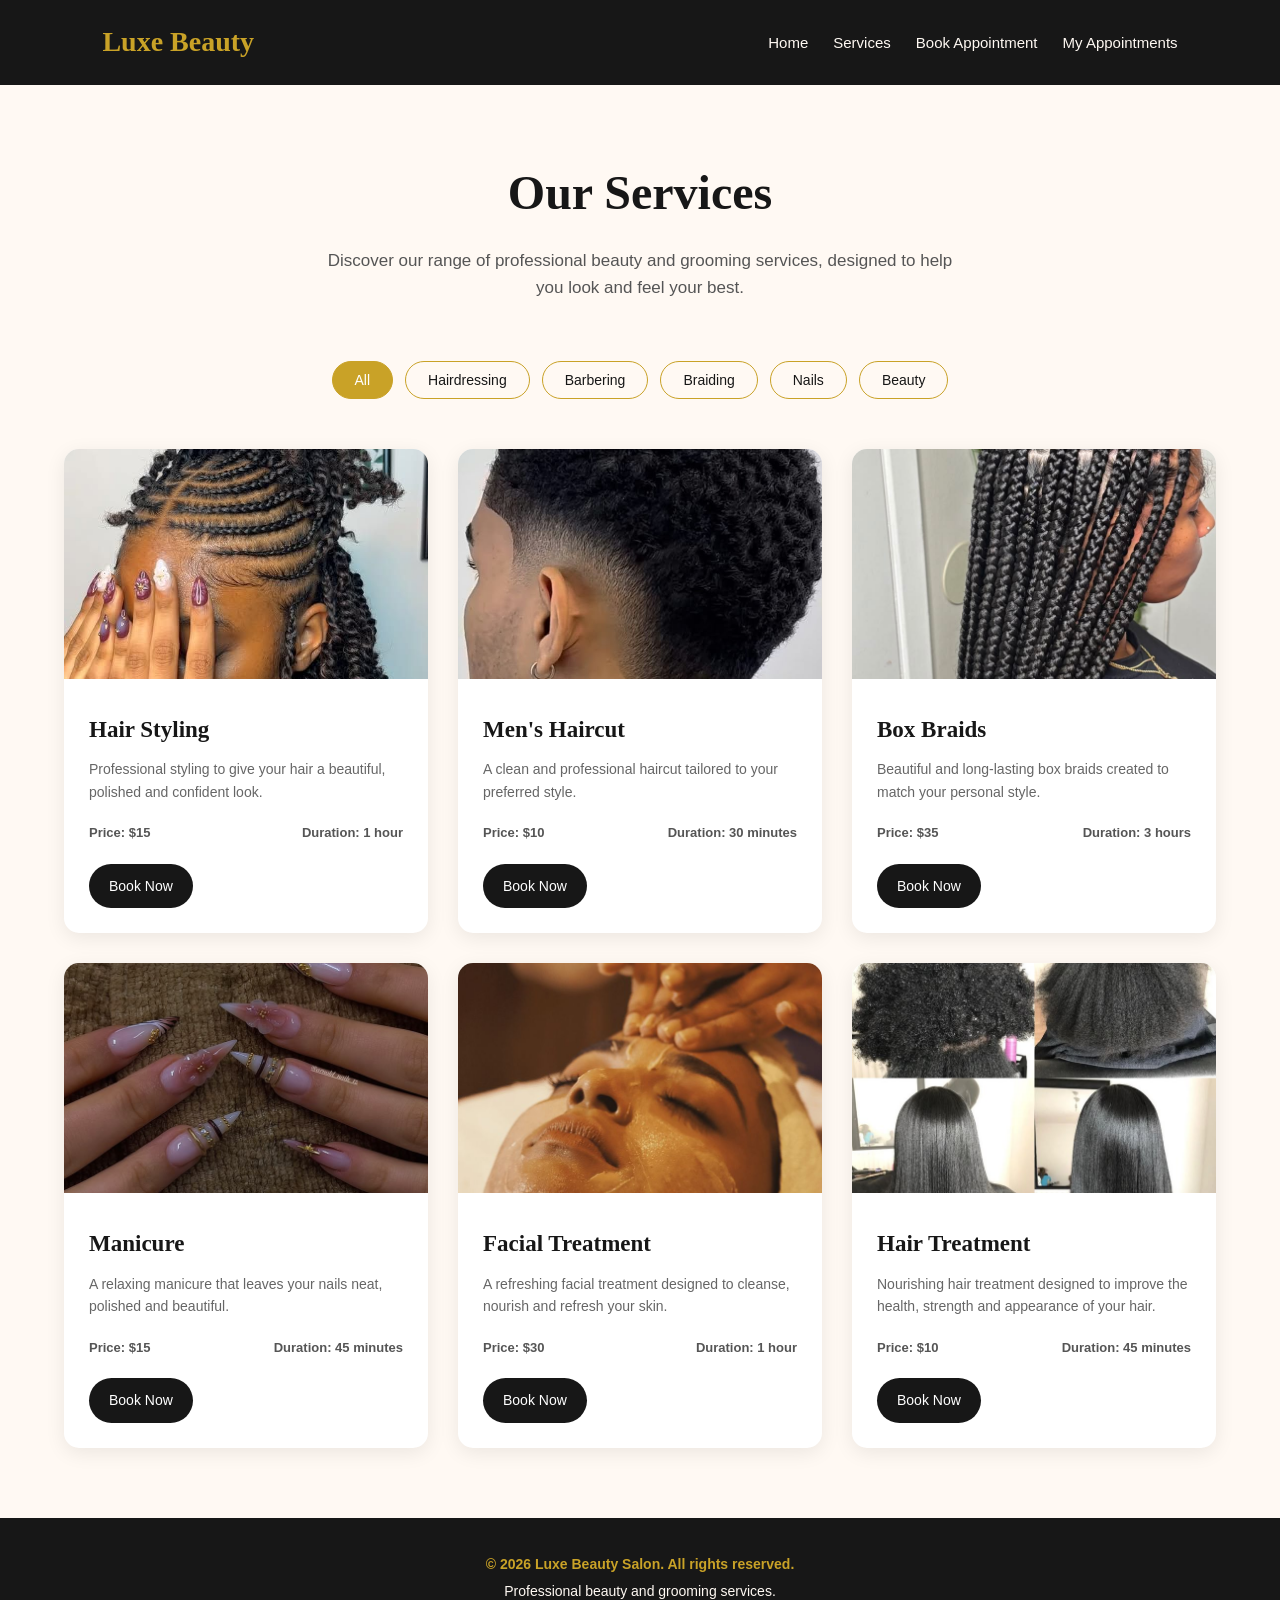
<file: index.html>
<!DOCTYPE html>
<html lang="en">
<head>
    <meta charset="UTF-8">
    <meta name="viewport" content="width=device-width, initial-scale=1.0">

    <title>Our Services | Luxe Beauty Salon</title>
<link rel="stylesheet" href="style.css">
</head>

<body>

    <header>
        <nav>
            <div class="logo">
                Luxe Beauty
            </div>

            <ul class="nav-links">
                <li><a href="index.html">Home</a></li>
                <li><a href="services.html">Services</a></li>
                <li><a href="booking.html">Book Appointment</a></li>
                <li><a href="appointments.html">My Appointments</a></li>
            </ul>
        </nav>
    </header>
<main>

    <section class="services-intro">
        <h1>Our Services</h1>

        <p>
            Discover our range of professional beauty and grooming services,
            designed to help you look and feel your best.
        </p>
    </section>
<section class="service-filters">

    <button class="filter-btn active" data-category="all">
        All
    </button>

    <button class="filter-btn" data-category="hairdressing">
        Hairdressing
    </button>

    <button class="filter-btn" data-category="barbering">
        Barbering
    </button>

    <button class="filter-btn" data-category="braiding">
        Braiding
    </button>

    <button class="filter-btn" data-category="nails">
        Nails
    </button>

    <button class="filter-btn" data-category="beauty">
        Beauty
    </button>
</section>
<section class="services-container">

    <!-- Hairdressing Service -->
    <div class="service-card" data-category="hairdressing">

        <img src="hair-styling.jpg" alt="Woman receiving a professional hair styling service">

        <div class="service-info">

            <h2>Hair Styling</h2>

            <p>
                Professional styling to give your hair a beautiful,
                polished and confident look.
            </p>

            <div class="service-details">
                <span>Price: $15</span>
                <span>Duration: 1 hour</span>
            </div>

            <a href="booking.html" class="book-btn">
                Book Now
            </a>

        </div>
    </div>


    <!-- Barbering Service -->
    <div class="service-card" data-category="barbering">

        <img src="mens-haircut.jpg" alt="Man receiving a professional haircut">

        <div class="service-info">

            <h2>Men's Haircut</h2>

            <p>
                A clean and professional haircut tailored to your
                preferred style.
            </p>

            <div class="service-details">
                <span>Price: $10</span>
                <span>Duration: 30 minutes</span>
            </div>

            <a href="booking.html" class="book-btn">
                Book Now
            </a>

        </div>
    </div>


    <!-- Braiding Service -->
    <div class="service-card" data-category="braiding">

        <img src="box-braids.jpg" alt="Woman with stylish box braids">

        <div class="service-info">

            <h2>Box Braids</h2>

            <p>
                Beautiful and long-lasting box braids created to
                match your personal style.
            </p>

            <div class="service-details">
                <span>Price: $35</span>
                <span>Duration: 3 hours</span>
            </div>

            <a href="booking.html" class="book-btn">
                Book Now
            </a>

        </div>
    </div>


    <!-- Nails Service -->
    <div class="service-card" data-category="nails">

        <img src="manicure.jpg" alt="Professional manicure service">

        <div class="service-info">

            <h2>Manicure</h2>

            <p>
                A relaxing manicure that leaves your nails neat,
                polished and beautiful.
            </p>

            <div class="service-details">
                <span>Price: $15</span>
                <span>Duration: 45 minutes</span>
            </div>

            <a href="booking.html" class="book-btn">
                Book Now
            </a>

        </div>
    </div>


    <!-- Beauty Service -->
    <div class="service-card" data-category="beauty">

        <img src="facial.jpg" alt="Woman receiving a relaxing facial treatment">

        <div class="service-info">

            <h2>Facial Treatment</h2>

            <p>
                A refreshing facial treatment designed to cleanse,
                nourish and refresh your skin.
            </p>

            <div class="service-details">
                <span>Price: $30</span>
                <span>Duration: 1 hour</span>
            </div>

            <a href="booking.html" class="book-btn">
                Book Now
            </a>

        </div>
    </div>


    <!-- Hairdressing Service -->
    <div class="service-card" data-category="hairdressing">

        <img src="hair-treatment.jpg" alt="Woman receiving a professional hair treatment">

        <div class="service-info">

            <h2>Hair Treatment</h2>

            <p>
                Nourishing hair treatment designed to improve the
                health, strength and appearance of your hair.
            </p>

            <div class="service-details">
                <span>Price: $10</span>
                <span>Duration: 45 minutes</span>
            </div>

            <a href="booking.html" class="book-btn">
                Book Now
            </a>

        </div>
    </div>

</section>
</main>
<footer>
    <p>&copy; 2026 Luxe Beauty Salon. All rights reserved.</p>
    <p>Professional beauty and grooming services.</p>
</footer>
<script src="services.js"></script>

</body>
</html>
</file>
<file: style.css>
/* =========================
   GENERAL STYLES
========================= */

* {
    margin: 0;
    padding: 0;
    box-sizing: border-box;
}

body {
    font-family: Arial, sans-serif;
    background-color: #fff9f3;
    color: #171717;
    line-height: 1.6;
}
/* =========================
   NAVIGATION BAR
========================= */

header {
    background-color: #171717;
    padding: 20px 8%;
}

nav {
    display: flex;
    justify-content: space-between;
    align-items: center;
}

.logo {
    color: #c9a227;
    font-size: 28px;
    font-weight: bold;
    font-family: Georgia, serif;
}

.nav-links {
    display: flex;
    list-style: none;
    gap: 25px;
}

.nav-links a {
    color: #fff9f3;
    text-decoration: none;
    font-size: 15px;
    transition: color 0.3s ease;
}

.nav-links a:hover {
    color: #c9a227;
}
/* =========================
   SERVICES INTRODUCTION
========================= */

.services-intro {
    text-align: center;
    padding: 70px 20px 40px;
    max-width: 800px;
    margin: 0 auto;
}

.services-intro h1 {
    font-family: Georgia, serif;
    font-size: 48px;
    color: #171717;
    margin-bottom: 15px;
}

.services-intro p {
    font-size: 17px;
    color: #555;
    max-width: 650px;
    margin: 0 auto;
}
/* =========================
   SERVICE FILTERS
========================= */

.service-filters {
    display: flex;
    justify-content: center;
    align-items: center;
    flex-wrap: wrap;
    gap: 12px;
    padding: 20px 20px 50px;
}

.filter-btn {
    border: 1px solid #c9a227;
    background-color: transparent;
    color: #171717;
    padding: 10px 22px;
    border-radius: 25px;
    cursor: pointer;
    font-size: 14px;
    transition: all 0.3s ease;
}

.filter-btn:hover,
.filter-btn.active {
    background-color: #c9a227;
    color: white;
}
/* =========================
   SERVICES GRID
========================= */

.services-container {
    width: 90%;
    max-width: 1200px;
    margin: 0 auto 70px;

    display: grid;
    grid-template-columns: repeat(3, 1fr);
    gap: 30px;
}


/* =========================
   SERVICE CARD
========================= */

.service-card {
    background-color: white;
    border-radius: 15px;
    overflow: hidden;

    box-shadow: 0 5px 20px rgba(0, 0, 0, 0.08);

    transition: transform 0.3s ease,
                box-shadow 0.3s ease;
}

.service-card:hover {
    transform: translateY(-8px);

    box-shadow: 0 10px 25px rgba(0, 0, 0, 0.15);
}


/* =========================
   SERVICE IMAGE
========================= */

.service-card img {
    width: 100%;
    height: 230px;
    object-fit: cover;
}


/* =========================
   SERVICE INFORMATION
========================= */

.service-info {
    padding: 25px;
}

.service-info h2 {
    font-family: Georgia, serif;
    font-size: 23px;
    margin-bottom: 10px;
    color: #171717;
}

.service-info p {
    color: #666;
    font-size: 14px;
    margin-bottom: 20px;
}


/* =========================
   PRICE & DURATION
========================= */

.service-details {
    display: flex;
    justify-content: space-between;
    gap: 10px;

    margin-bottom: 20px;

    font-size: 13px;
    font-weight: bold;
    color: #555;
}


/* =========================
   BOOK NOW BUTTON
========================= */

.book-btn {
    display: inline-block;

    background-color: #171717;
    color: white;

    text-decoration: none;

    padding: 11px 20px;

    border-radius: 25px;

    font-size: 14px;

    transition: background-color 0.3s ease;
}

.book-btn:hover {
    background-color: #c9a227;
}
/* =========================
   RESPONSIVE DESIGN
========================= */

/* Tablets */
@media (max-width: 900px) {

    .services-container {
        grid-template-columns: repeat(2, 1fr);
    }

    .nav-links {
        gap: 15px;
    }

    .nav-links a {
        font-size: 14px;
    }

}


/* Mobile Phones */
@media (max-width: 600px) {

    header {
        padding: 18px 5%;
    }

    nav {
        flex-direction: column;
        gap: 15px;
    }

    .logo {
        font-size: 24px;
    }

    .nav-links {
        flex-wrap: wrap;
        justify-content: center;
        gap: 10px;
    }

    .nav-links a {
        font-size: 13px;
    }

    .services-intro {
        padding: 50px 20px 30px;
    }

    .services-intro h1 {
        font-size: 36px;
    }

    .services-intro p {
        font-size: 15px;
    }

    .service-filters {
        padding-bottom: 35px;
    }

    .filter-btn {
        padding: 9px 16px;
        font-size: 13px;
    }

    .services-container {
        grid-template-columns: 1fr;
        width: 90%;
    }

    .service-card img {
        height: 220px;
    }

    .service-details {
        flex-direction: column;
        gap: 5px;
    }

}
/* =========================
   FOOTER
========================= */

footer {
    background-color: #171717;
    color: #fff9f3;
    text-align: center;
    padding: 30px 20px;
    margin-top: 40px;
}

footer p {
    margin: 5px 0;
    font-size: 14px;
}

footer p:first-child {
    color: #c9a227;
    font-weight: bold;
}
</file>
